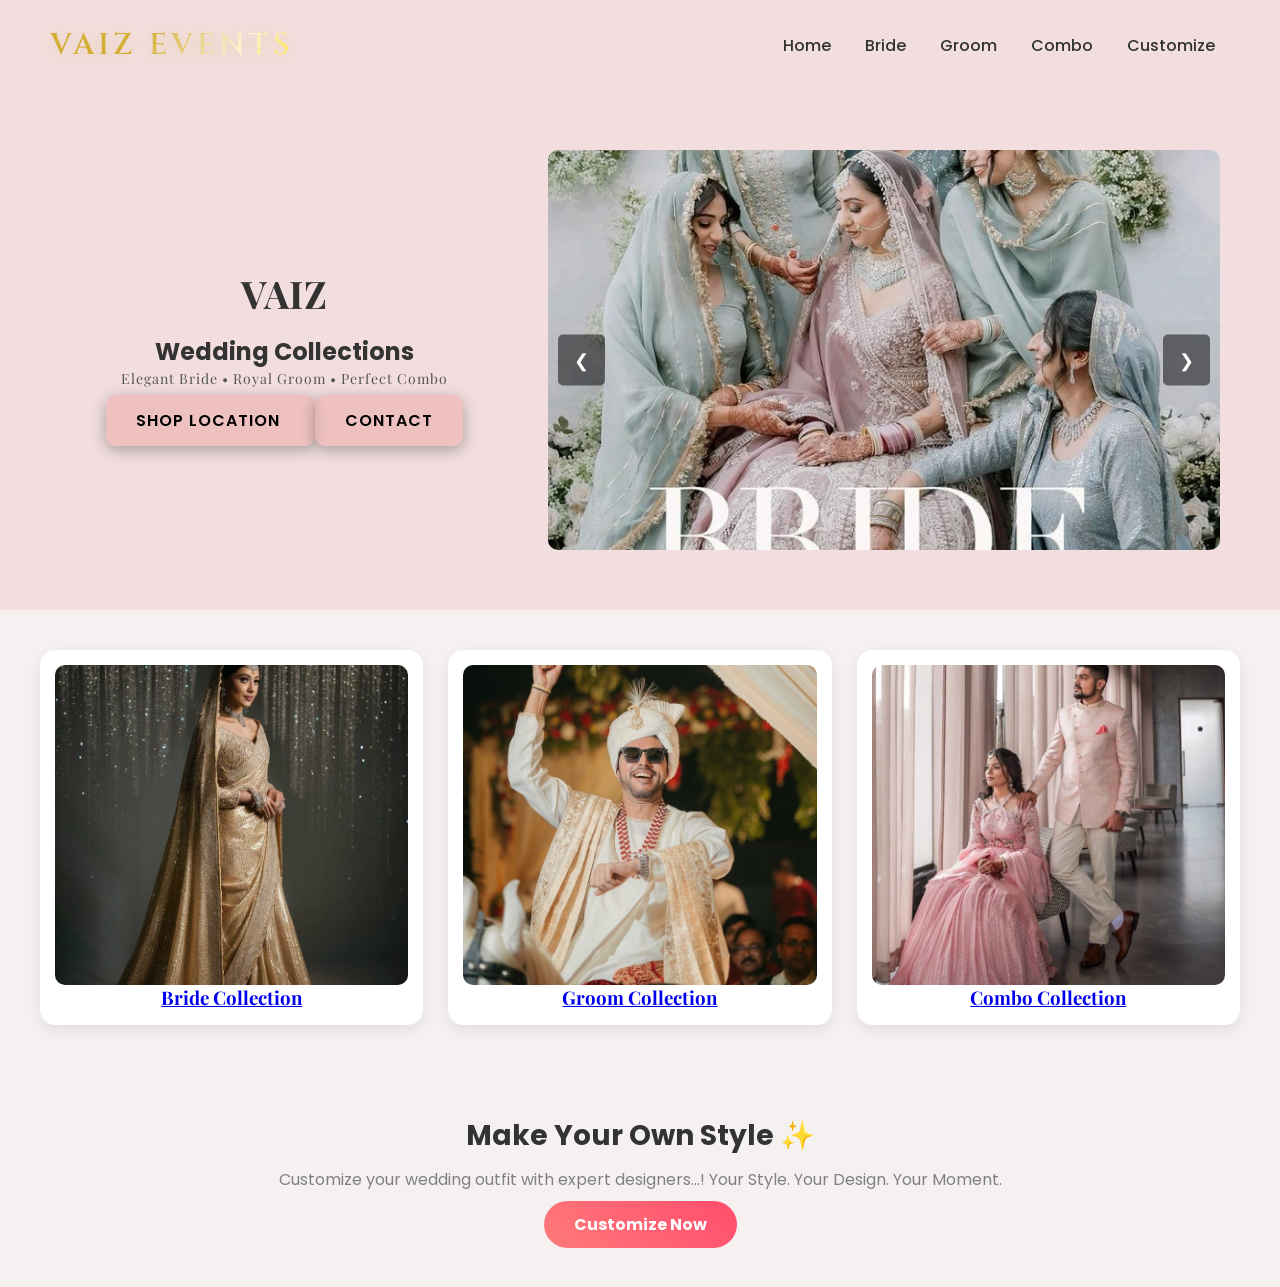
<file: index.html>
<!DOCTYPE html>
<html>
<head>
<title>VAIZ EVENTS</title>

<link href="https://fonts.googleapis.com/css2?family=Playfair+Display:wght@500;600;700&family=Poppins:wght@300;400;500;600&display=swap" rel="stylesheet">

<link rel="stylesheet" href="css/style.css">
</head>

<body>

</div>

<!-- HEADER -->
<div class="header">
    <div class="logo">VAIZ EVENTS</div><br><br>
        
    <div class="nav">
        <a href="index.html">Home</a>
        <a href="bride.html">Bride</a>
        <a href="groom.html">Groom</a>
        <a href="combo.html">Combo</a>
        <a href="customize.html" class="custom-nav">Customize</a>
    </div>
</div>

<!-- HERO -->
<div class="hero">

    <div class="hero-text">
        <h1>VAIZ</h1>
        <h2>Wedding Collections</h2>

        <p class="hero-tag">
            Elegant Bride • Royal Groom • Perfect Combo
        </p>


        <a href="https://www.google.com/maps?q=Chennai,Tamil+Nadu" 
           target="_blank" 
           class="shop-btn">
             SHOP LOCATION 
         </a>

        <a href="tel:+919876543210" 
           class="shop-btn">
              CONTACT
        </a>


    </div>

    <div class="slider">
        <div class="slides">
            <img src="images/slide1.jpg">
            <img src="images/slide2.jpg">
            <img src="images/slide3.jpg">
            <img src="images/slide4.jpg">
        </div>

        <button class="prev">❮</button>
        <button class="next">❯</button>
    </div>

</div>

<!-- COLLECTIONS -->
<div class="products">

    <a href="bride.html" class="product">
        <img src="images/bride.jpg">
        <h3>Bride Collection</h3>
    </a>

    <a href="groom.html" class="product">
        <img src="images/groom.jpg">
        <h3>Groom Collection</h3>
    </a>

    <a href="combo.html" class="product">
        <img src="images/combo.jpg">
        <h3>Combo Collection</h3>
    </a>

</div>

<!-- CUSTOMIZE SECTION 🔥 -->
<div class="customize-section">

    <h2>Make Your Own Style ✨</h2>
    <p>Customize your wedding outfit with expert designers...!
             Your Style. Your Design. Your Moment.
    </p>

    <a href="customize.html" class="customize-btn">
        Customize Now
    </a>

</div>

<script src="js/script.js"></script>


</div>

</body>
</html>
</file>
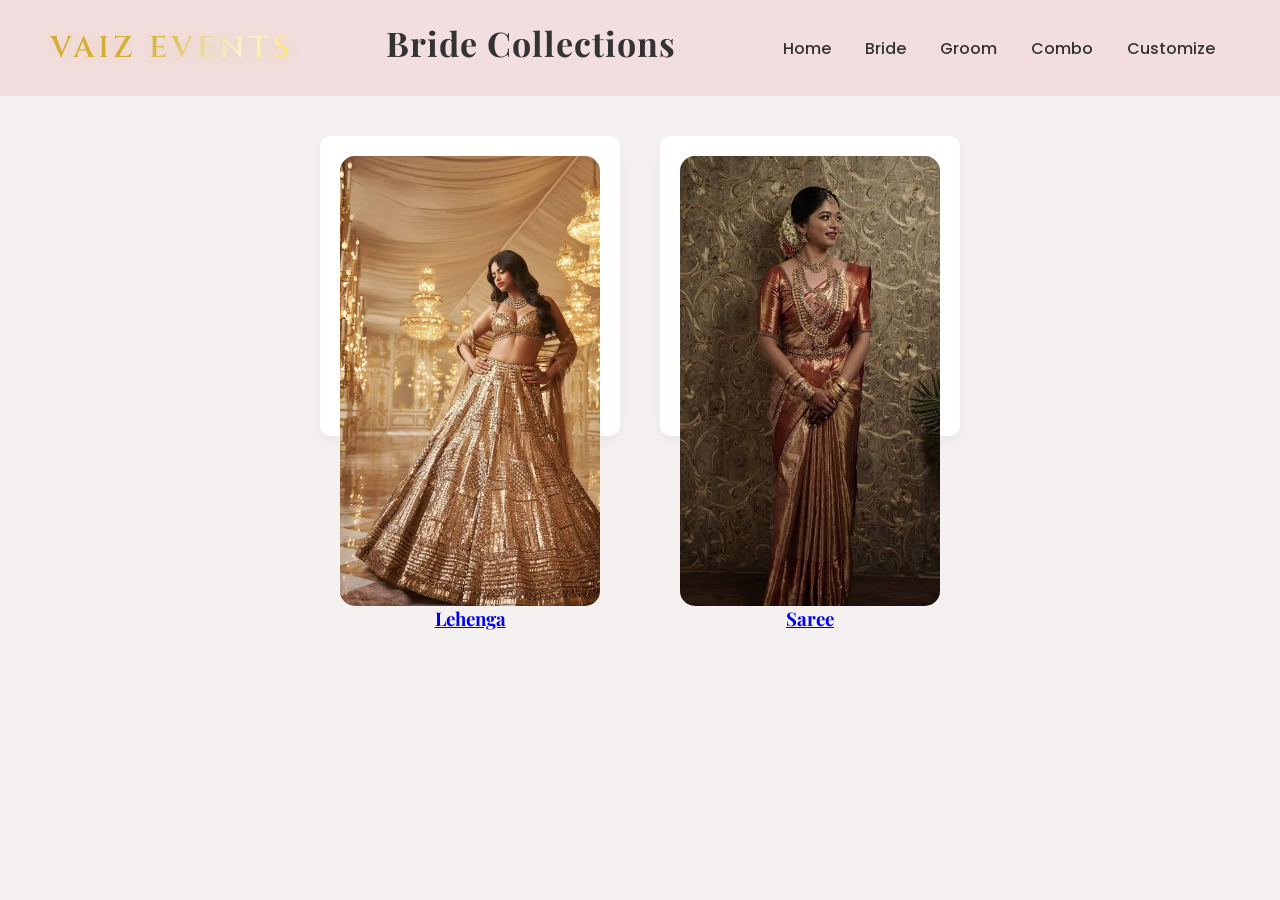
<file: bride.html>
<!DOCTYPE html>
<html>
<head>
<link href="https://fonts.googleapis.com/css2?family=Playfair+Display:wght@500;600;700&family=Poppins:wght@300;400;500;600&display=swap" rel="stylesheet">
<link rel="stylesheet" href="css/style.css">
</head>
<body>

<!-- HEADER -->
<div class="header">
    <div class="logo">VAIZ EVENTS</div>
       <h1>Bride Collections</h1>
    <div class="nav">
        <a href="index.html">Home</a>
        <a href="bride.html">Bride</a>
        <a href="groom.html">Groom</a>
        <a href="combo.html">Combo</a>
        <a href="customize.html" class="custom-nav">Customize</a>
    </div>
</div>

<div class="categories">

<a href="lehenga.html" class="category">
<img src="images/l3.jpg">
<h3>Lehenga</h3>
</a>

<a href="saree.html" class="category">
<img src="images/s1.jpg">
<h3>Saree</h3>
</a>

</div>

</div>

</body>
</html>
</file>
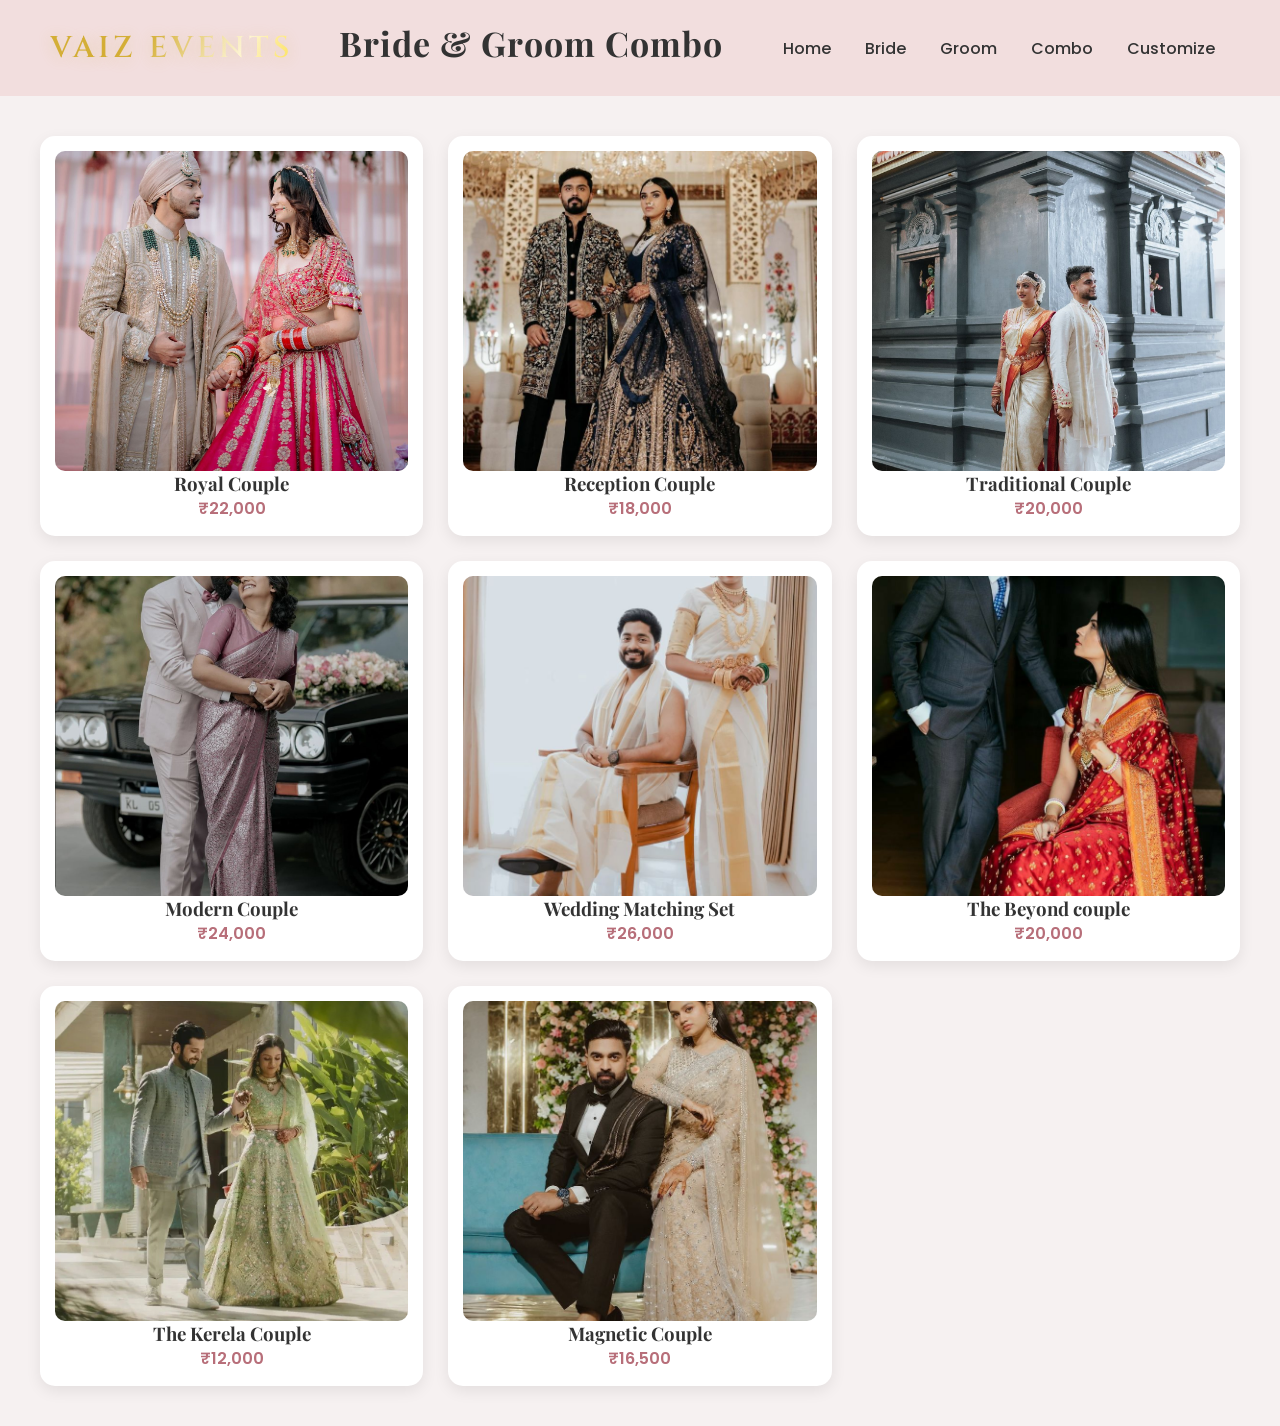
<file: combo.html>
<!DOCTYPE html>
<html>
<head>
<title>Combo Collection</title>

<link href="https://fonts.googleapis.com/css2?family=Playfair+Display:wght@500;600;700&family=Poppins:wght@300;400;500;600&display=swap" rel="stylesheet">

<link rel="stylesheet" href="css/style.css">
</head>

<body>

<!-- HEADER -->
<div class="header">
    <div class="logo">VAIZ EVENTS</div>
    <h1 class="page-title">Bride & Groom Combo</h1>
    <div class="nav">
        <a href="index.html">Home</a>
        <a href="bride.html">Bride</a>
        <a href="groom.html">Groom</a>
        <a href="combo.html">Combo</a>
        <a href="customize.html" class="custom-nav">Customize</a>
    </div>
</div>

<div class="products">

<div class="product" onclick="openProduct('Royal Couple Set',22000,'images/c1.jpg')">
<img src="images/c4.jpg">
<h3>Royal Couple</h3>
<p class="price">₹22,000</p>
</div>

<div class="product" onclick="openProduct('Reception Couple',18000,'images/c2.jpg')">
<img src="images/c1.jpg">
<h3>Reception Couple</h3>
<p class="price">₹18,000</p>
</div>

<div class="product" onclick="openProduct('Traditional Couple',20000,'images/c3.jpg')">
<img src="images/c7.jpg">
<h3>Traditional Couple</h3>
<p class="price">₹20,000</p>
</div>

<div class="product" onclick="openProduct('Modern Couple',24000,'images/c4.jpg')">
<img src="images/c6.jpg">
<h3>Modern Couple</h3>
<p class="price">₹24,000</p>
</div>

<div class="product" onclick="openProduct('Wedding Matching Set',26000,'images/c5.jpg')">
<img src="images/c8.jpg">
<h3>Wedding Matching Set</h3>
<p class="price">₹26,000</p>
</div>

<div class="product" onclick="openProduct('Wedding Matching Set',26000,'images/c5.jpg')">
<img src="images/c3.jpg">
<h3> The Beyond couple</h3>
<p class="price">₹20,000</p>
</div>

<div class="product" onclick="openProduct('Wedding Matching Set',26000,'images/c5.jpg')">
<img src="images/c2.jpg">
<h3>The Kerela Couple</h3>
<p class="price">₹12,000</p>
</div>

<div class="product" onclick="openProduct('Wedding Matching Set',26000,'images/c5.jpg')">
<img src="images/c5.jpg">
<h3>Magnetic Couple</h3>
<p class="price">₹16,500</p>
</div>

</div>

<script src="js/script.js"></script>

</div>

</body>
</html>
</file>
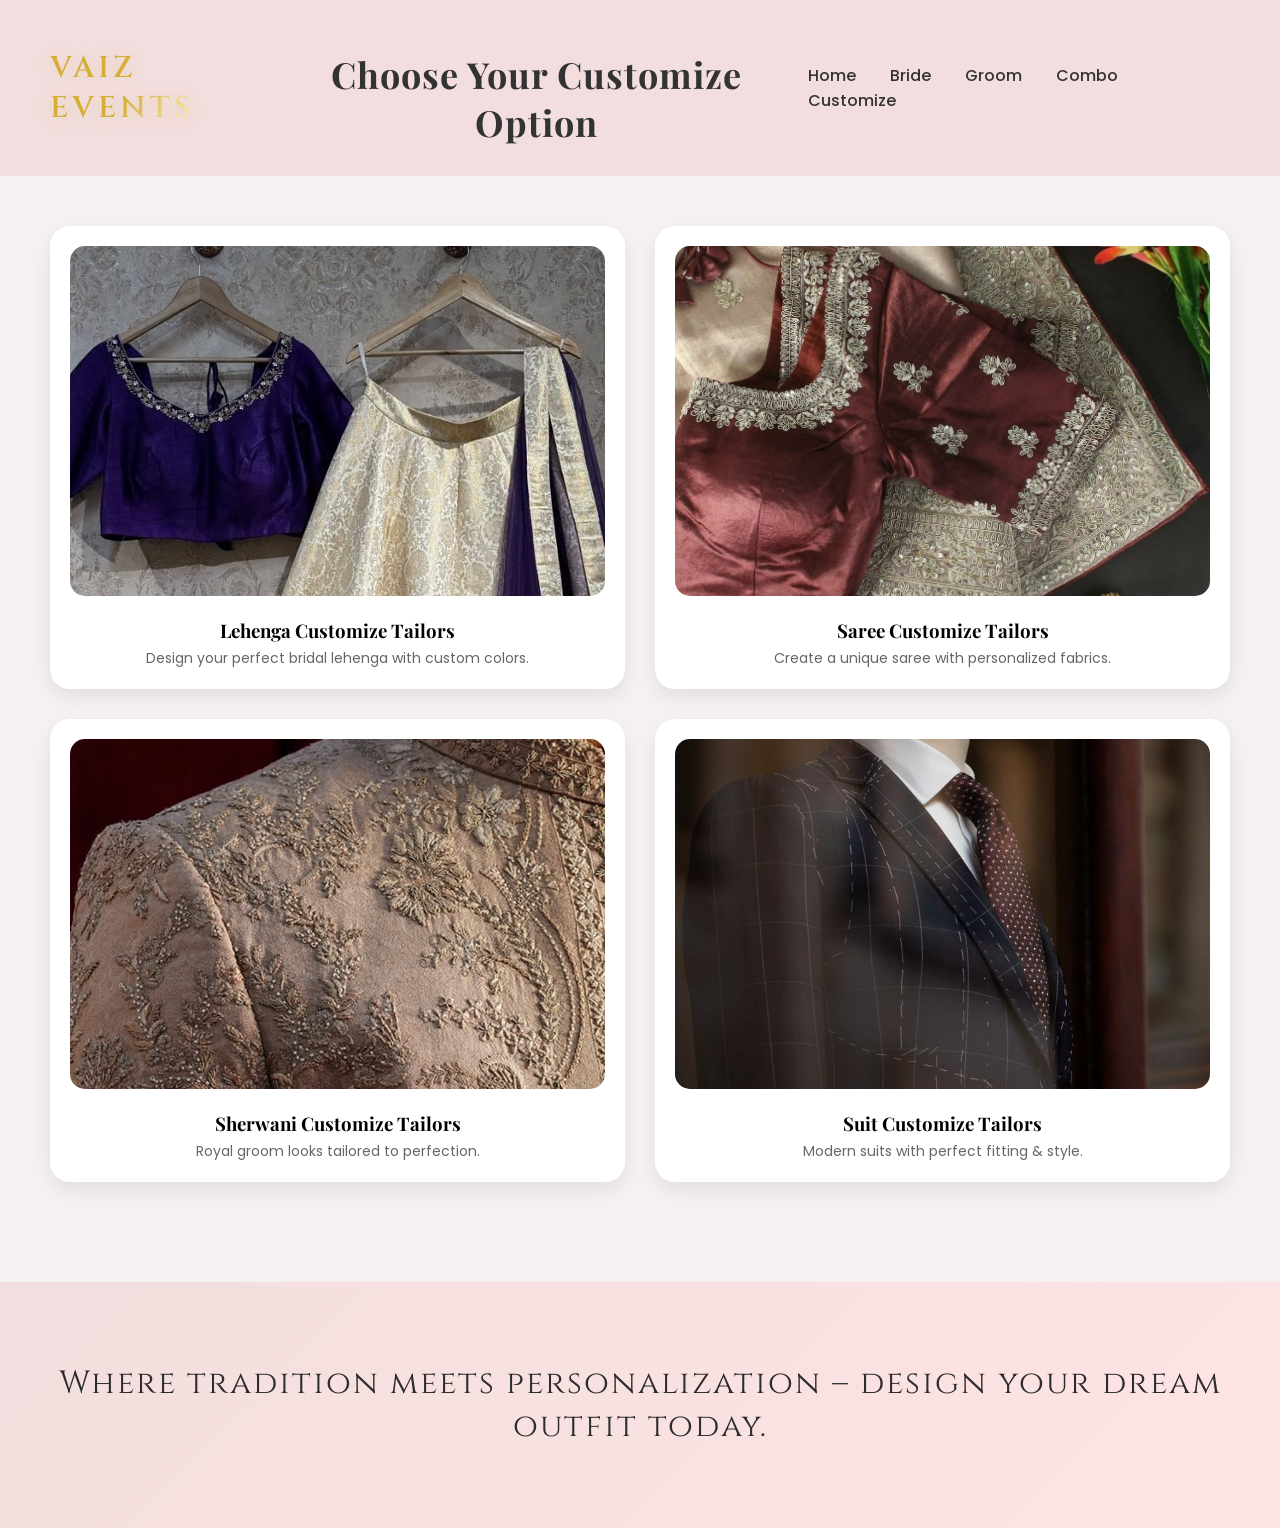
<file: customize.html>
<!DOCTYPE html>
<html>
<head>
<title>Customize</title>

<link href="https://fonts.googleapis.com/css2?family=Playfair+Display:wght@500;600;700&family=Poppins:wght@300;400;500;600&family=Cinzel:wght@500;600&display=swap" rel="stylesheet">

<link rel="stylesheet" href="css/style.css">
</head>

<body>

<!-- HEADER -->
<div class="header">
    <div class="logo">VAIZ EVENTS</div>
    <h1 class="title">Choose Your Customize Option</h1>
    <div class="nav">
        <a href="index.html">Home</a>
        <a href="bride.html">Bride</a>
        <a href="groom.html">Groom</a>
        <a href="combo.html">Combo</a>
        <a href="customize.html" class="custom-nav">Customize</a>
    </div>
</div>


<!-- OPTIONS -->
<div class="custom-options">

<a href="lehenga-tailor.html" class="option-card">
<img src="images/l&b.jpg">
<h3>Lehenga Customize Tailors</h3>
<p>Design your perfect bridal lehenga with custom colors.</p>
</a>

<a href="saree-tailor.html" class="option-card">
<img src="images/s&b.jpg">
<h3>Saree Customize Tailors</h3>
<p>Create a unique saree with personalized fabrics.</p>
</a>

<a href="sherwani-tailor.html" class="option-card">
<img src="images/s&.jpg">
<h3>Sherwani Customize Tailors</h3>
<p>Royal groom looks tailored to perfection.</p>
</a>

<a href="suit-tailor.html" class="option-card">
<img src="images/si&.jpg">
<h3>Suit Customize Tailors</h3>
<p>Modern suits with perfect fitting & style.</p>
</a>

</div>

<!-- FULL TEXT -->
<div class="custom-full-text">
Where tradition meets personalization – design your dream outfit today.
</div>

</body>
</html>
</file>
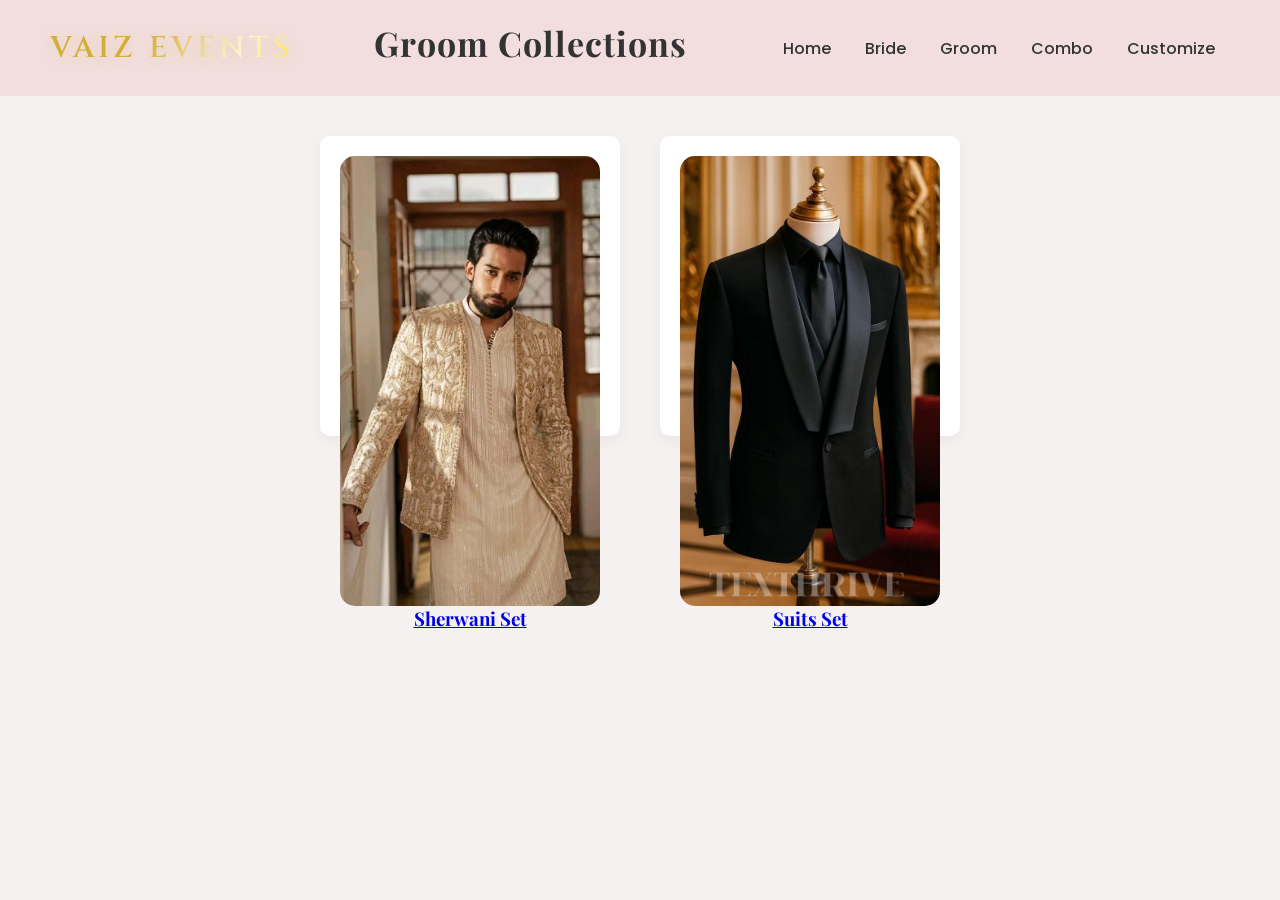
<file: groom.html>
<!DOCTYPE html>
<html>
<head>
<title>Groom</title>

<link href="https://fonts.googleapis.com/css2?family=Playfair+Display:wght@500;600;700&family=Poppins:wght@300;400;500;600&display=swap" rel="stylesheet">

<link rel="stylesheet" href="css/style.css">
</head>
<body>

<!-- HEADER -->
<div class="header">
    <div class="logo">VAIZ EVENTS</div>
    <h1 class="page-title">  Groom Collections </h1>
    <div class="nav">
        <a href="index.html">Home</a>
        <a href="bride.html">Bride</a>
        <a href="groom.html">Groom</a>
        <a href="combo.html">Combo</a>
        <a href="customize.html" class="custom-nav">Customize</a>
    </div>
</div>

<div class="categories">

<a href="sherwani.html" class="category">
<img src="images/sh1.jpg">
<h3>Sherwani Set</h3>
</a>

<a href="suits.html" class="category">
<img src="images/suit1.jpg">
<h3>Suits Set</h3>
</a>

</div>

</div>

</body>
</html>
</file>
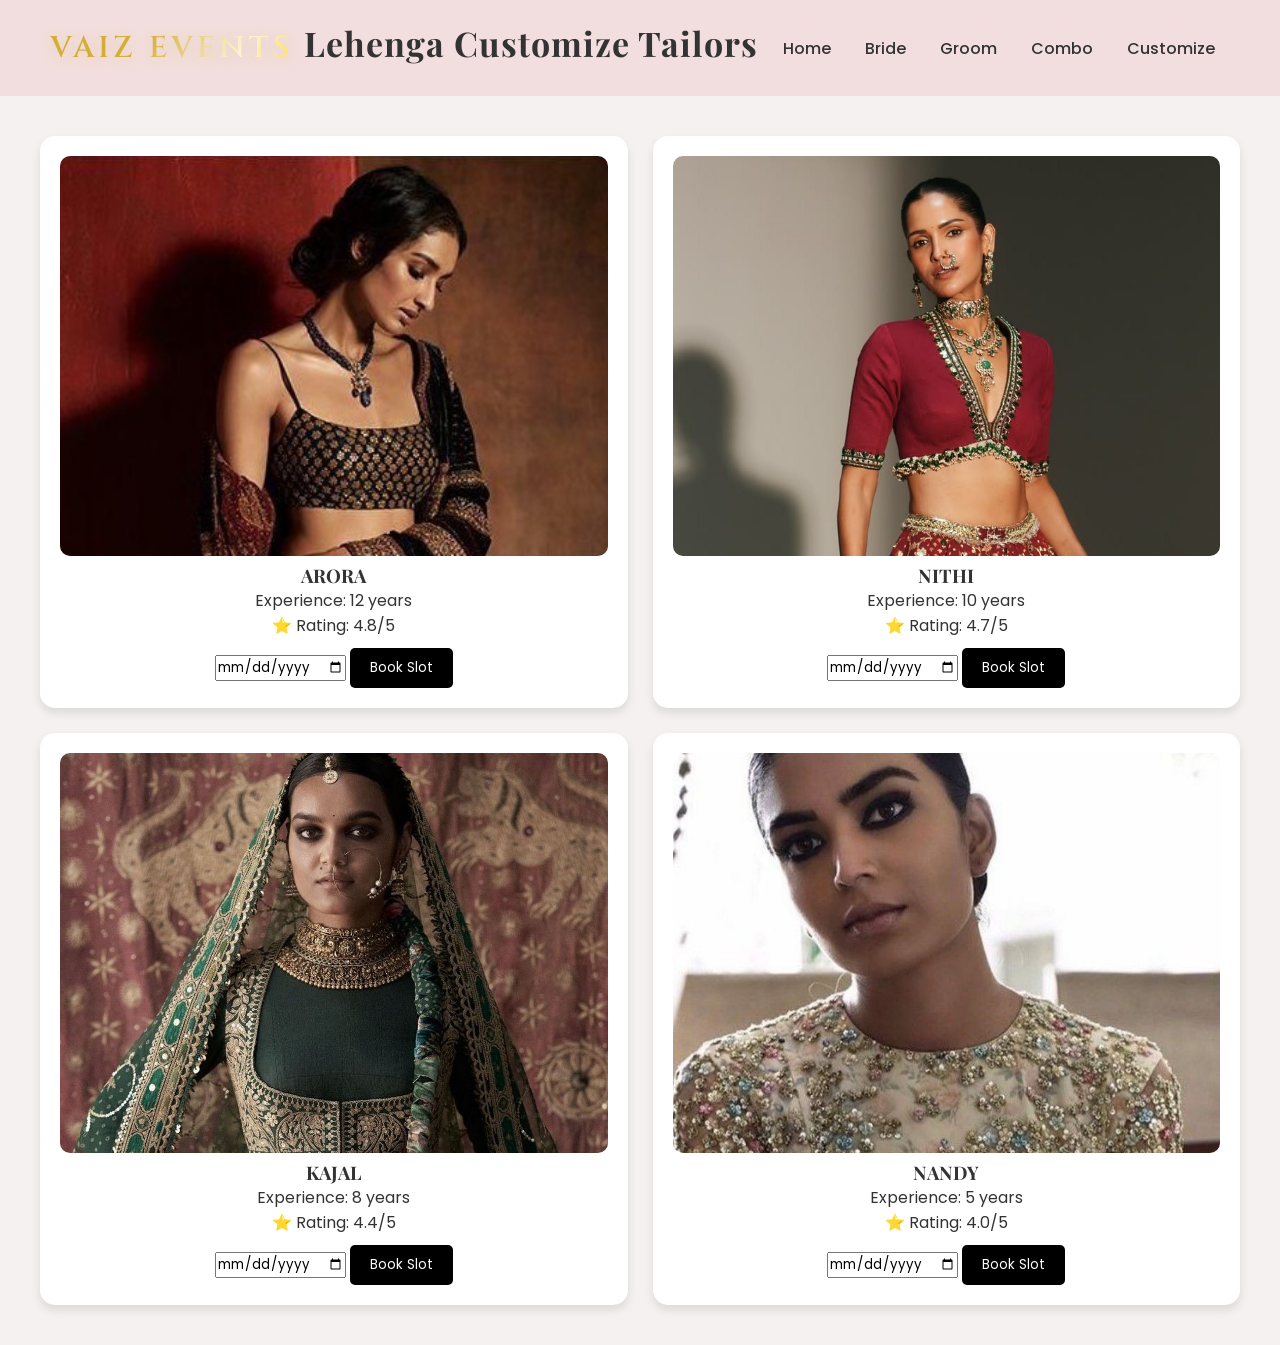
<file: lehenga-tailor.html>
<!DOCTYPE html>
<html>
<head>
<title>Lehenga Tailors</title>
<link rel="stylesheet" href="css/style.css">
</head>

<body>

<!-- HEADER -->
<div class="header">
    <div class="logo">VAIZ EVENTS</div>
    <h1>Lehenga Customize Tailors</h1>
    <div class="nav">
        <a href="index.html">Home</a>
        <a href="bride.html">Bride</a>
        <a href="groom.html">Groom</a>
        <a href="combo.html">Combo</a>
        <a href="customize.html" class="custom-nav">Customize</a>
    </div>
</div>
<div class="tailor-container">

<div class="tailor-card">
<img src="images/t1.jpg">
<h3>ARORA</h3>
<p>Experience: 12 years</p>
<p>⭐ Rating: 4.8/5</p>
<input type="date">
<button>Book Slot</button>
</div>

<div class="tailor-card">
<img src="images/t2.jpg">
<h3>NITHI</h3>
<p>Experience: 10 years</p>
<p>⭐ Rating: 4.7/5</p>
<input type="date">
<button>Book Slot</button>
</div>

<div class="tailor-card">
<img src="images/t3.jpg">
<h3>KAJAL</h3>
<p>Experience: 8 years</p>
<p>⭐ Rating: 4.4/5</p>
<input type="date">
<button>Book Slot</button>
</div>

<div class="tailor-card">
<img src="images/t4.jpg">
<h3>NANDY</h3>
<p>Experience: 5 years</p>
<p>⭐ Rating: 4.0/5</p>
<input type="date">
<button>Book Slot</button>
</div>

</div>

</div>

</body>
</html>
</file>
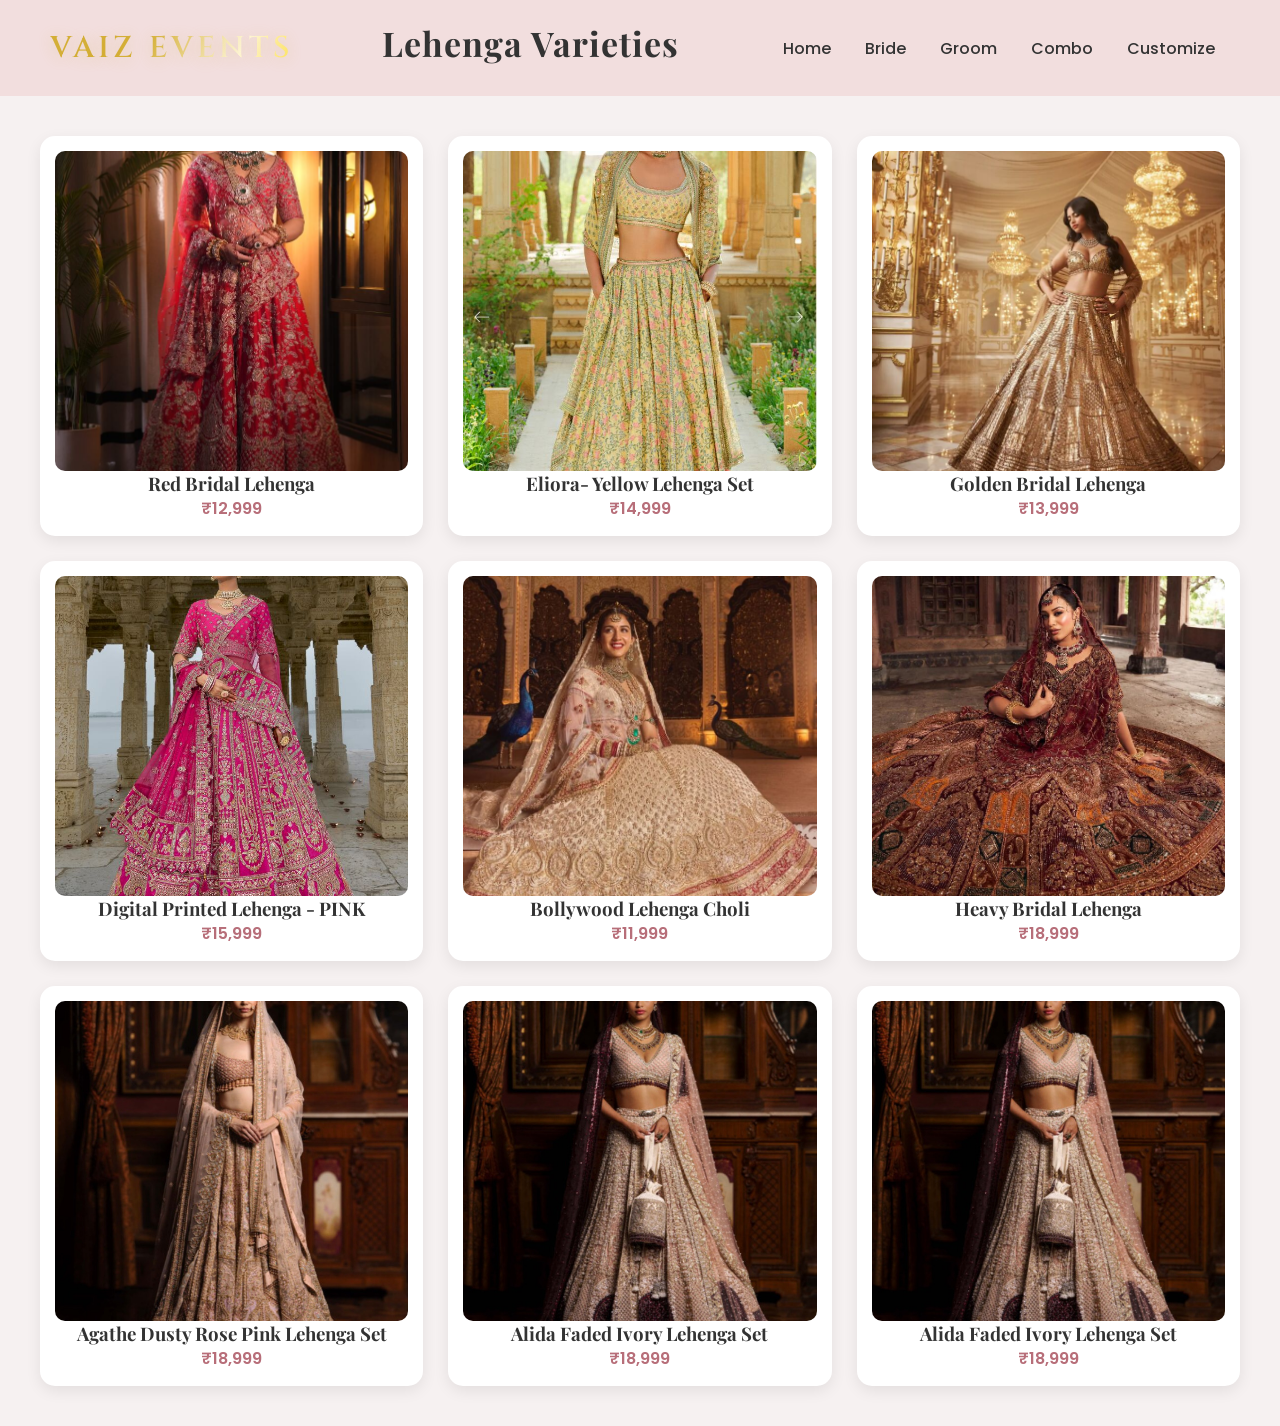
<file: lehenga.html>
<!DOCTYPE html>
<html>
<head>
<title>Lehenga</title>
<link href="https://fonts.googleapis.com/css2?family=Playfair+Display:wght@500;600;700&family=Poppins:wght@300;400;500;600&display=swap" rel="stylesheet">
<link rel="stylesheet" href="css/style.css">
</head>
<body>
<!-- HEADER -->
<div class="header">
    <div class="logo">VAIZ EVENTS</div>
    <h1 class="page-title">Lehenga Varieties</h1>
    <div class="nav">
        <a href="index.html">Home</a>
        <a href="bride.html">Bride</a>
        <a href="groom.html">Groom</a>
        <a href="combo.html">Combo</a>
        <a href="customize.html" class="custom-nav">Customize</a>
    </div>
</div>

<div class="products">

<div class="product">
<img src="images/l1.jpg">
<h3>Red Bridal Lehenga</h3>
<p class="price">₹12,999</p>
</div>

<div class="product">
<img src="images/l2.jpg">
<h3>Eliora- Yellow Lehenga Set </h3>
<p class="price">₹14,999</p>
</div>

<div class="product">
<img src="images/l3.jpg">
<h3>Golden Bridal Lehenga</h3>
<p class="price">₹13,999</p>
</div>

<div class="product">
<img src="images/l4.jpg">
<h3>Digital Printed Lehenga - PINK</h3>
<p class="price">₹15,999</p>
</div>

<div class="product">
<img src="images/l5.jpg">
<h3>Bollywood Lehenga Choli</h3>
<p class="price">₹11,999</p>
</div>

<div class="product">
<img src="images/l6.jpg">
<h3>Heavy Bridal Lehenga</h3>
<p class="price">₹18,999</p>
</div>

<div class="product">
<img src="images/l7.jpg">
<h3>Agathe Dusty Rose Pink Lehenga Set</h3>
<p class="price">₹18,999</p>
</div>

<div class="product">
<img src="images/l8.jpg">
<h3>Alida Faded Ivory Lehenga Set</h3>
<p class="price">₹18,999</p>
</div>
 
<div class="product">
<img src="images/l8.jpg">
<h3>Alida Faded Ivory Lehenga Set</h3>
<p class="price">₹18,999</p>
</div>

</div>

</div>

<script src="js/script.js"></script>
</body>
</html>
</file>
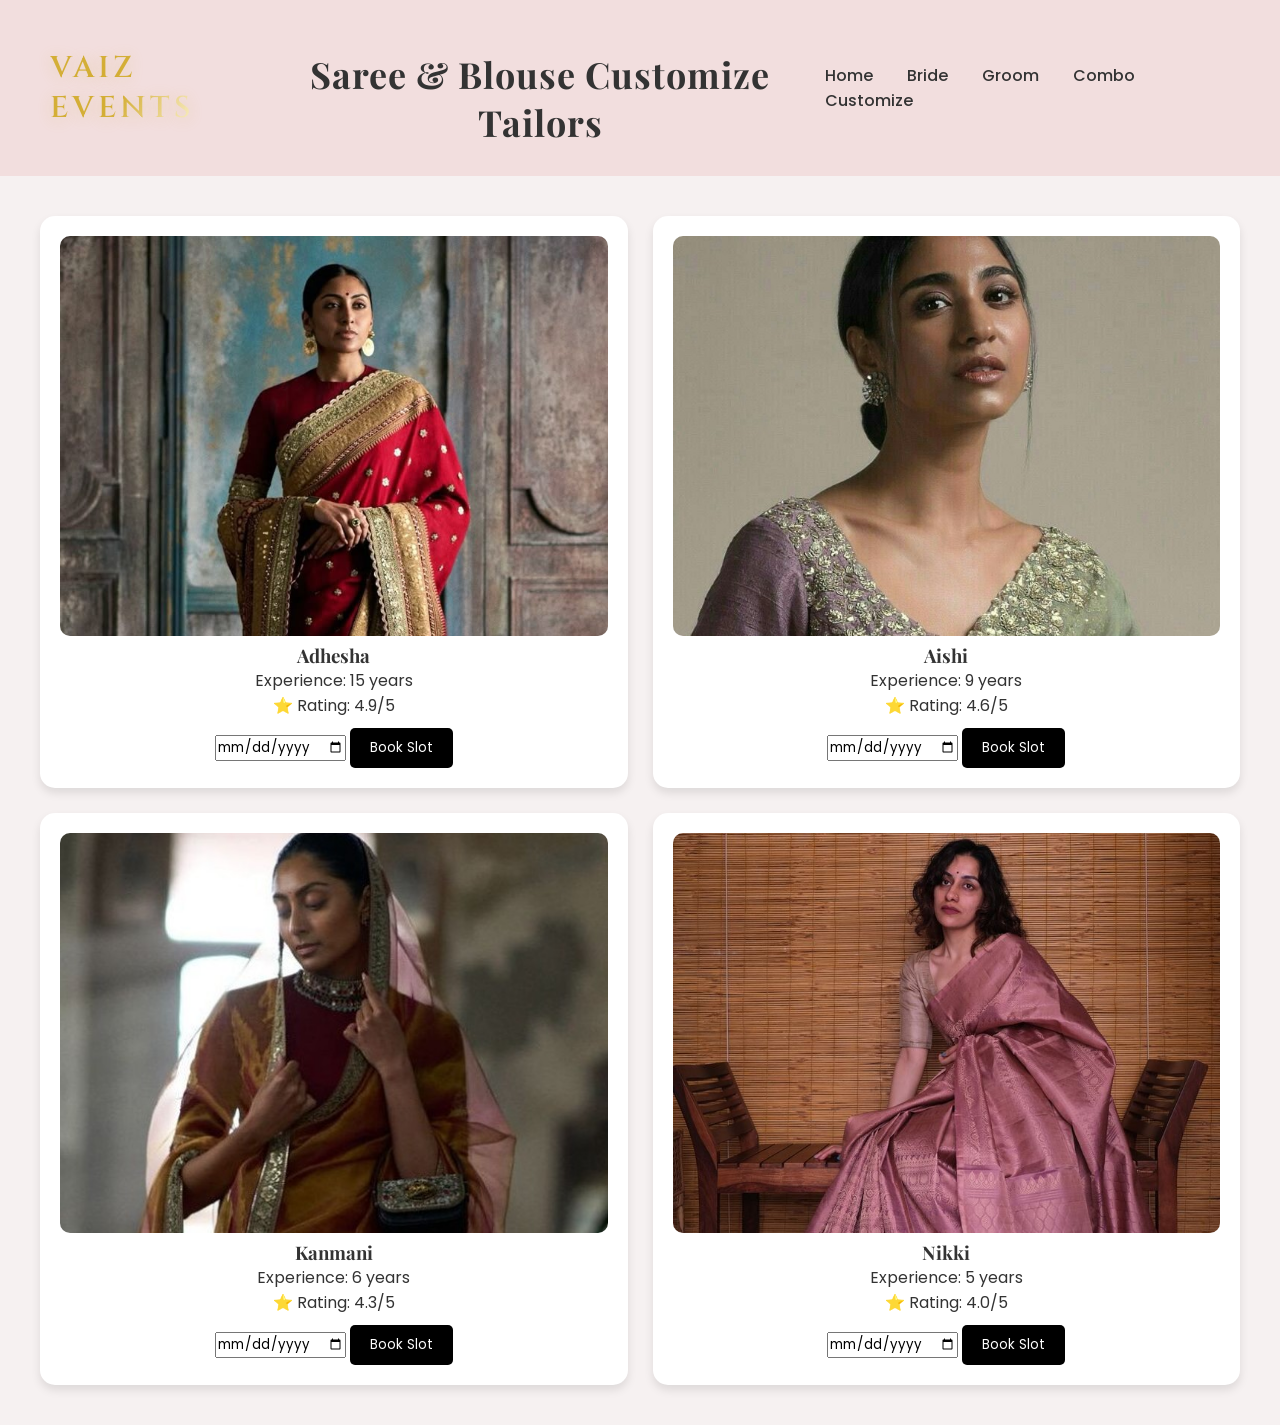
<file: saree-tailor.html>
<!DOCTYPE html>
<html>
<head>
<title>Saree Tailors</title>
<link rel="stylesheet" href="css/style.css">
</head>

<body>
    
<!-- HEADER -->
<div class="header">
    <div class="logo">VAIZ EVENTS</div>
    <h1 class="title">Saree & Blouse Customize Tailors</h1>
    <div class="nav">
        <a href="index.html">Home</a>
        <a href="bride.html">Bride</a>
        <a href="groom.html">Groom</a>
        <a href="combo.html">Combo</a>
        <a href="customize.html" class="custom-nav">Customize</a>
    </div>
</div>


<div class="tailor-container">

<div class="tailor-card">
<img src="images/st1.jpg">
<h3>Adhesha</h3>
<p>Experience: 15 years</p>
<p>⭐ Rating: 4.9/5</p>
<input type="date">
<button>Book Slot</button>
</div>

<div class="tailor-card">
<img src="images/st2.jpg">
<h3>Aishi</h3>
<p>Experience: 9 years</p>
<p>⭐ Rating: 4.6/5</p>
<input type="date">
<button>Book Slot</button>
</div>

<div class="tailor-card">
<img src="images/st3.jpg">
<h3>Kanmani</h3>
<p>Experience: 6 years</p>
<p>⭐ Rating: 4.3/5</p>
<input type="date">
<button>Book Slot</button>
</div>

<div class="tailor-card">
<img src="images/st4.jpg">
<h3>Nikki</h3>
<p>Experience: 5 years</p>
<p>⭐ Rating: 4.0/5</p>
<input type="date">
<button>Book Slot</button>
</div>

</div>

</div>

</body>
</html>
</file>
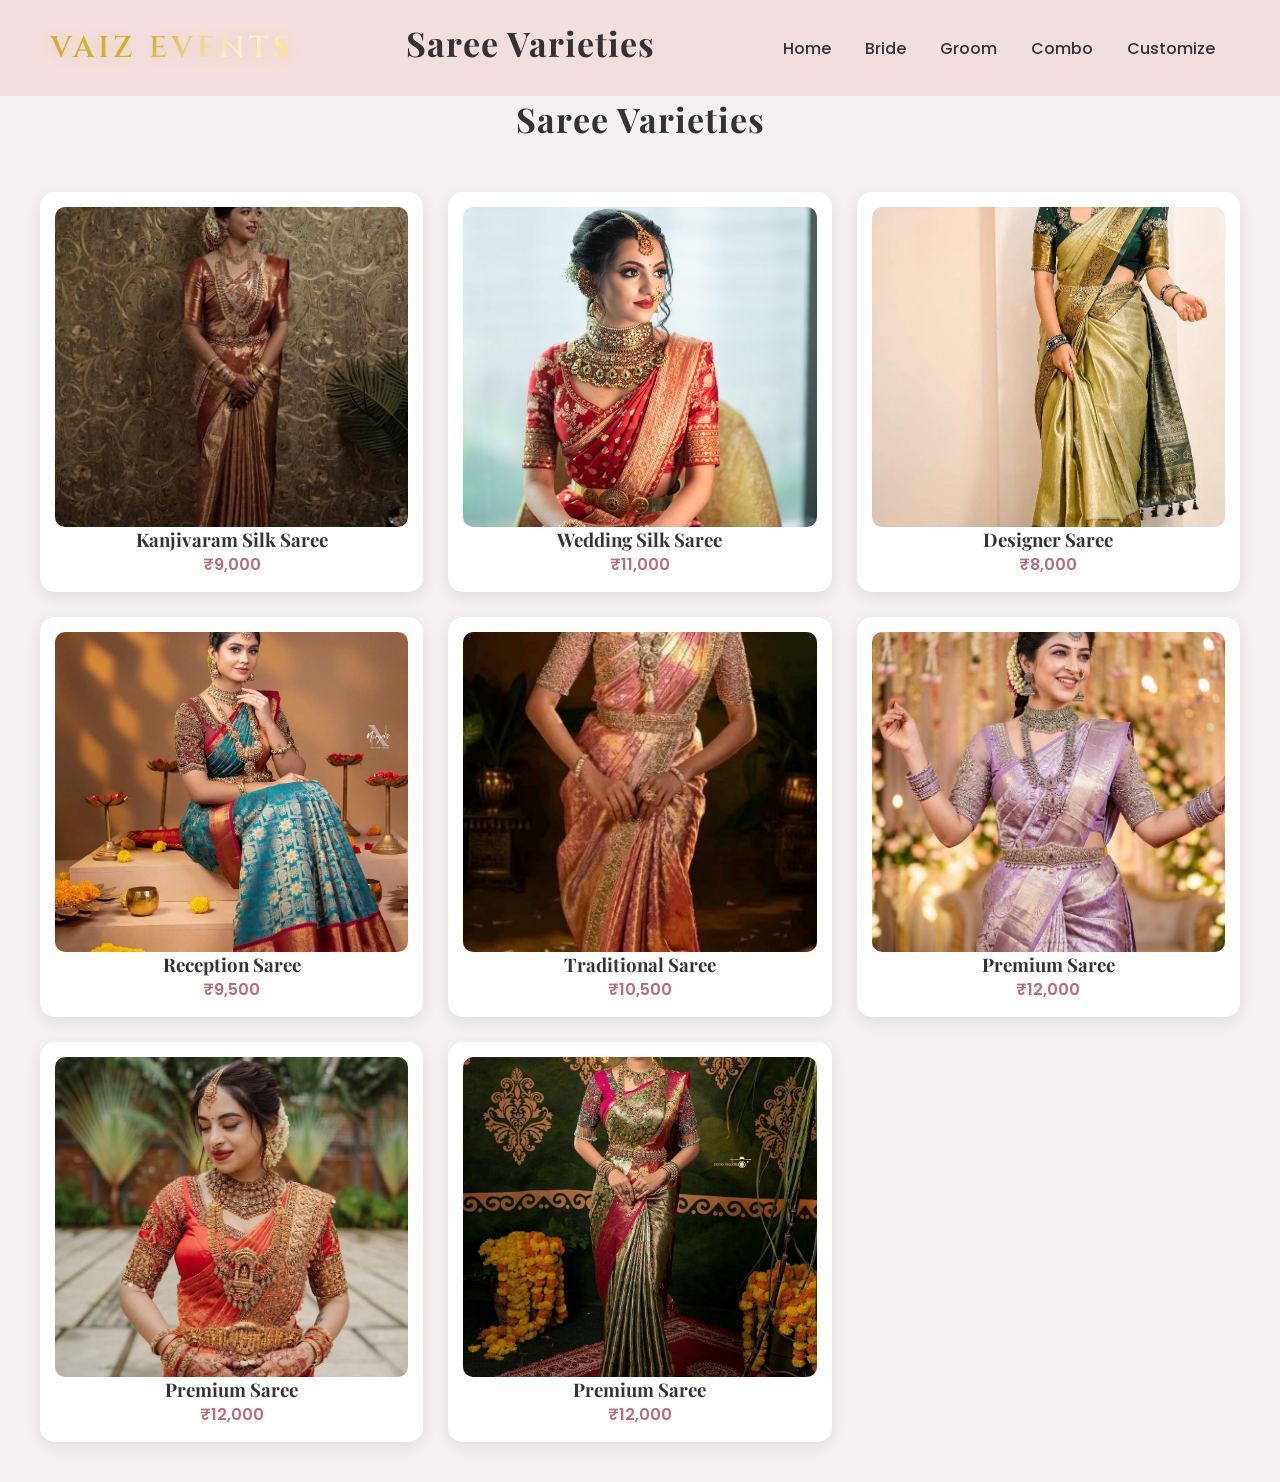
<file: saree.html>
<!DOCTYPE html>
<html>
<head>
<title>Saree</title>

<link href="https://fonts.googleapis.com/css2?family=Playfair+Display:wght@500;600;700&family=Poppins:wght@300;400;500;600&display=swap" rel="stylesheet">

<link rel="stylesheet" href="css/style.css">
</head>
<body>
<!-- HEADER -->
<div class="header">
    <div class="logo">VAIZ EVENTS</div>
    <h1 class="page-title">Saree Varieties</h1>
    <div class="nav">
        <a href="index.html">Home</a>
        <a href="bride.html">Bride</a>
        <a href="groom.html">Groom</a>
        <a href="combo.html">Combo</a>
        <a href="customize.html" class="custom-nav">Customize</a>
    </div>
</div>
<h1 class="page-title">Saree Varieties</h1>

<div class="products">

<div class="product" onclick="openProduct('Kanjivaram Silk Saree',9000,'images/s1.jpg')">
<img src="images/s1.jpg">
<h3>Kanjivaram Silk Saree</h3>
<p class="price">₹9,000</p>
</div>

<div class="product" onclick="openProduct('Wedding Silk Saree',11000,'images/s2.jpg')">
<img src="images/s2.jpg">
<h3>Wedding Silk Saree</h3>
<p class="price">₹11,000</p>
</div>

<div class="product" onclick="openProduct('Designer Saree',8000,'images/s3.jpg')">
<img src="images/s3.jpg">
<h3>Designer Saree</h3>
<p class="price">₹8,000</p>
</div>

<div class="product" onclick="openProduct('Reception Saree',9500,'images/s4.jpg')">
<img src="images/s4.jpg">
<h3>Reception Saree</h3>
<p class="price">₹9,500</p>
</div>

<div class="product" onclick="openProduct('Traditional Saree',10500,'images/s5.jpg')">
<img src="images/s5.jpg">
<h3>Traditional Saree</h3>
<p class="price">₹10,500</p>
</div>

<div class="product" onclick="openProduct('Premium Saree',12000,'images/s6.jpg')">
<img src="images/s8.jpg">
<h3>Premium Saree</h3>
<p class="price">₹12,000</p>
</div>

<div class="product" onclick="openProduct('Premium Saree',12000,'images/s6.jpg')">
<img src="images/s7.jpg">
<h3>Premium Saree</h3>
<p class="price">₹12,000</p>
</div>

<div class="product" onclick="openProduct('Premium Saree',12000,'images/s6.jpg')">
<img src="images/s6.jpg">
<h3>Premium Saree</h3>
<p class="price">₹12,000</p>
</div>


</div>

</div>

<script src="js/script.js"></script>
</body>
</html>
</file>
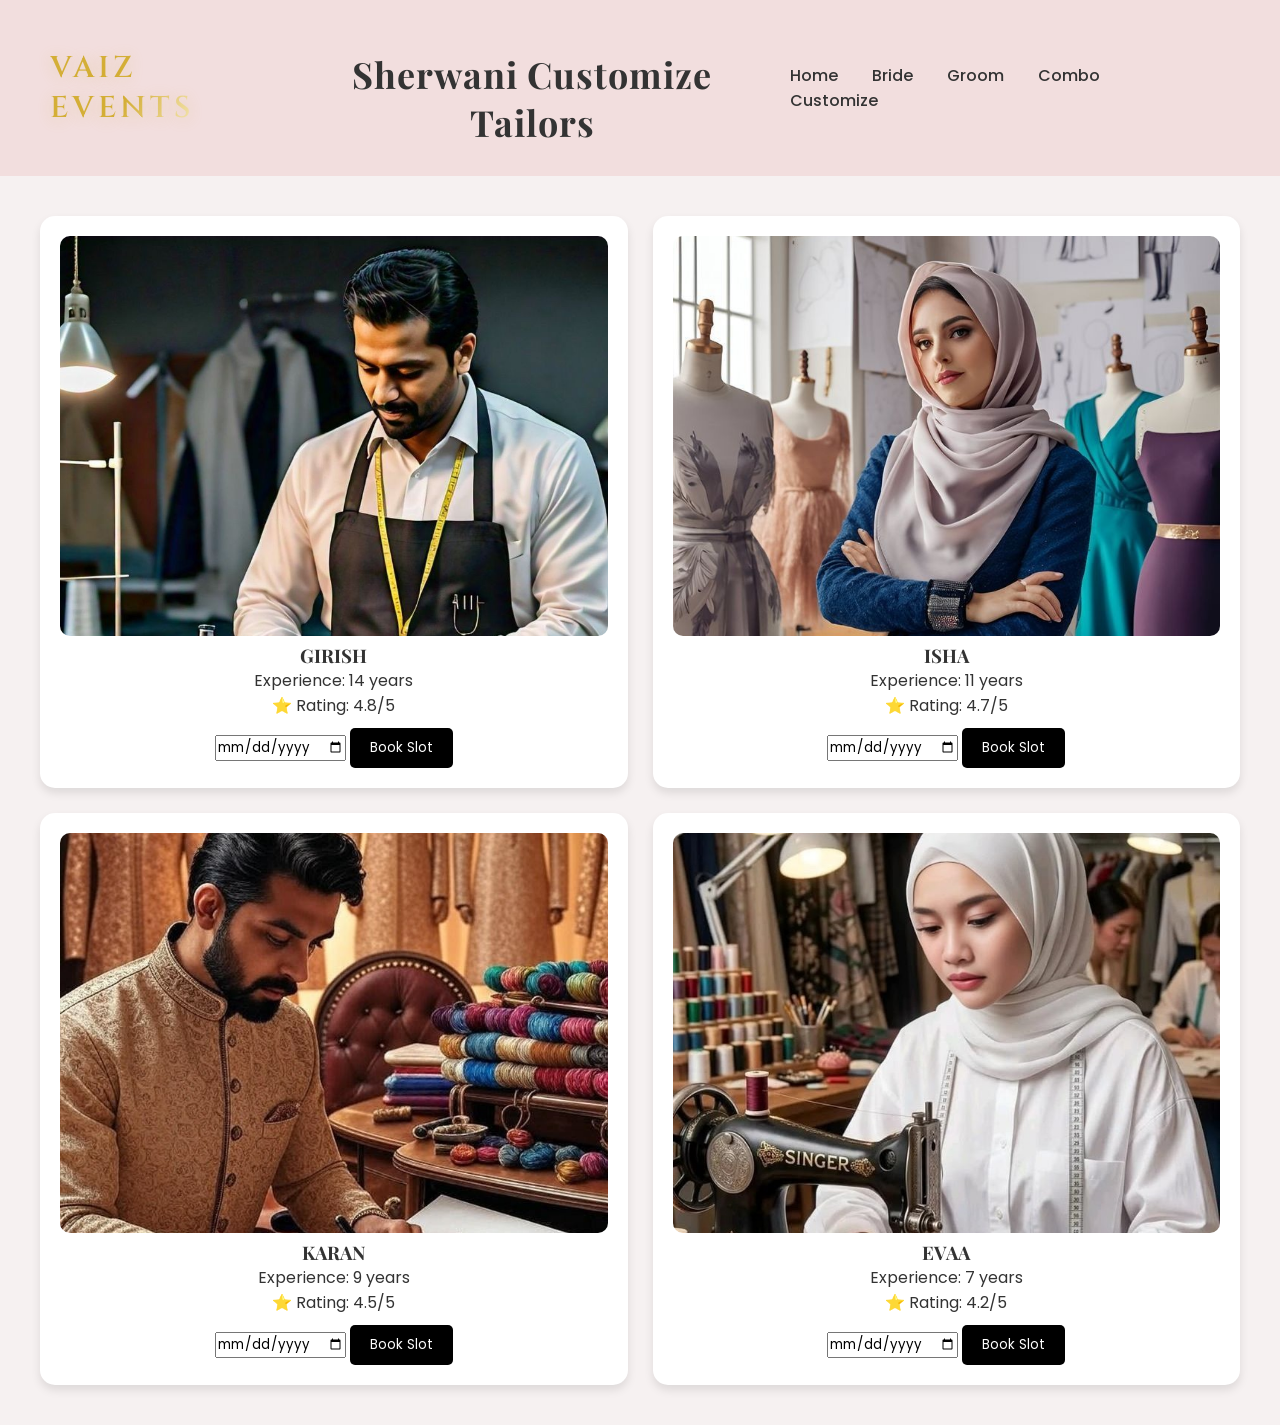
<file: sherwani-tailor.html>
<!DOCTYPE html>
<html>
<head>
<title>Sherwani Tailors</title>
<link rel="stylesheet" href="css/style.css">
</head>

<body>
<!-- HEADER -->
<div class="header">
    <div class="logo">VAIZ EVENTS</div>
    <h1 class="title">Sherwani Customize Tailors</h1>
    <div class="nav">
        <a href="index.html">Home</a>
        <a href="bride.html">Bride</a>
        <a href="groom.html">Groom</a>
        <a href="combo.html">Combo</a>
        <a href="customize.html" class="custom-nav">Customize</a>
    </div>
</div>

<div class="tailor-container">

<div class="tailor-card">
<img src="images/Ot1.jpg">
<h3>GIRISH</h3>
<p>Experience: 14 years</p>
<p>⭐ Rating: 4.8/5</p>
<input type="date">
<button>Book Slot</button>
</div>

<div class="tailor-card">
<img src="images/Ot2.jpg">
<h3>ISHA</h3>
<p>Experience: 11 years</p>
<p>⭐ Rating: 4.7/5</p>
<input type="date">
<button>Book Slot</button>
</div>

<div class="tailor-card">
<img src="images/Ot3.jpg">
<h3>KARAN</h3>
<p>Experience: 9 years</p>
<p>⭐ Rating: 4.5/5</p>
<input type="date">
<button>Book Slot</button>
</div>

<div class="tailor-card">
<img src="images/Ot4.jpg">
<h3>EVAA</h3>
<p>Experience: 7 years</p>
<p>⭐ Rating: 4.2/5</p>
<input type="date">
<button>Book Slot</button>
</div>

</div>

</div>

</body>
</html>
</file>
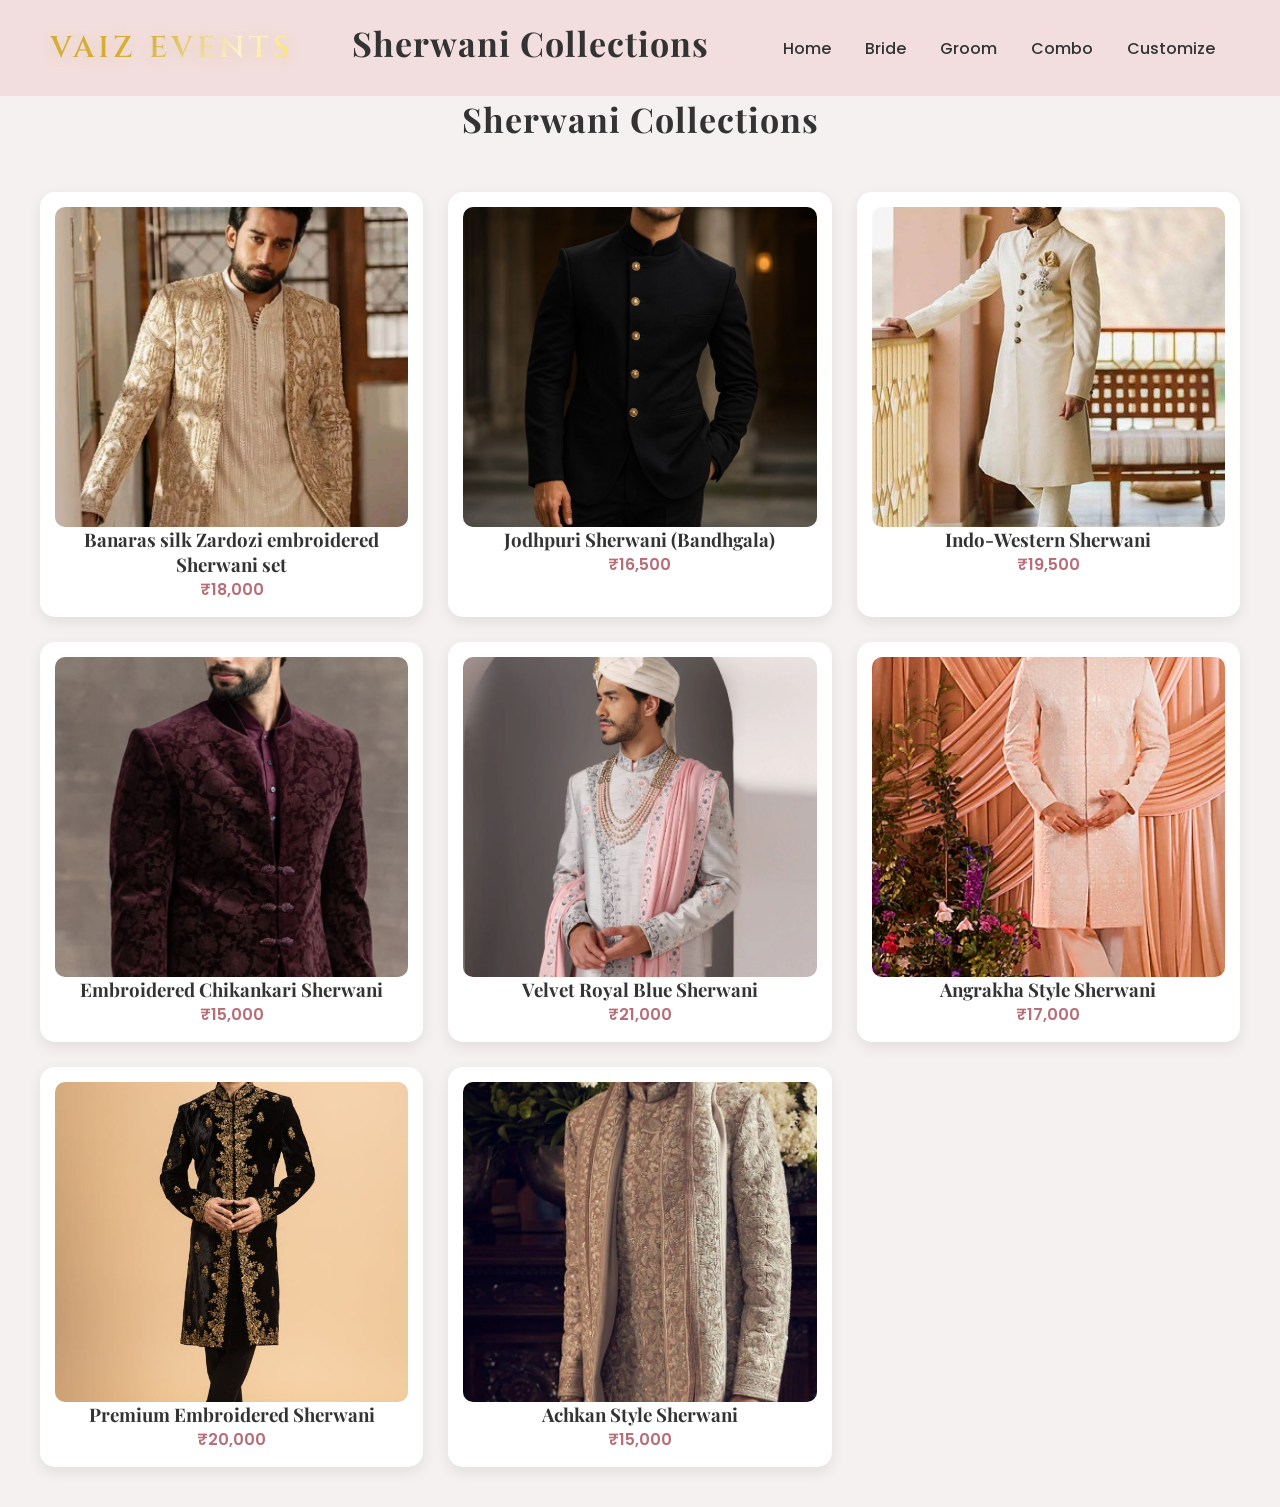
<file: sherwani.html>
<!DOCTYPE html>
<html>
<head>
<title>Sherwani</title>
<link href="https://fonts.googleapis.com/css2?family=Playfair+Display:wght@500;600;700&family=Poppins:wght@300;400;500;600&display=swap" rel="stylesheet">
<link rel="stylesheet" href="css/style.css">
</head>
<body>
<!-- HEADER -->
<div class="header">
    <div class="logo">VAIZ EVENTS</div>
    <h1 class="page-title">Sherwani Collections</h1>
    <div class="nav">
        <a href="index.html">Home</a>
        <a href="bride.html">Bride</a>
        <a href="groom.html">Groom</a>
        <a href="combo.html">Combo</a>
        <a href="customize.html" class="custom-nav">Customize</a>
    </div>
</div>
<h1 class="page-title">Sherwani Collections</h1>

<div class="products">

<div class="product" onclick="openProduct('Royal Sherwani',18000,'images/sh1.jpg')">
<img src="images/sh1.jpg">
<h3>Banaras silk Zardozi embroidered Sherwani set</h3>
<p class="price">₹18,000</p>
</div>

<div class="product" onclick="openProduct('Wedding Sherwani',16500,'images/sh2.jpg')">
<img src="images/sh2.jpg">
<h3>Jodhpuri Sherwani (Bandhgala)</h3>
<p class="price">₹16,500</p>
</div>

<div class="product" onclick="openProduct('Gold Sherwani',19500,'images/sh3.jpg')">
<img src="images/sh3.jpg">
<h3>Indo-Western Sherwani</h3>
<p class="price">₹19,500</p>
</div>

<div class="product" onclick="openProduct('Reception Sherwani',15000,'images/sh4.jpg')">
<img src="images/sh4.jpg">
<h3>Embroidered Chikankari Sherwani</h3>
<p class="price">₹15,000</p>
</div>

<div class="product" onclick="openProduct('Designer Sherwani',21000,'images/sh5.jpg')">
<img src="images/sh5.jpg">
<h3>Velvet Royal Blue Sherwani</h3>
<p class="price">₹21,000</p>
</div>

<div class="product" onclick="openProduct('Classic Sherwani',17000,'images/sh6.jpg')">
<img src="images/sh6.jpg">
<h3>Angrakha Style Sherwani</h3>
<p class="price">₹17,000</p>
</div>

<div class="product" onclick="openProduct('Classic Sherwani',17000,'images/sh6.jpg')">
<img src="images/sh7.jpg">
<h3> Premium Embroidered Sherwani</h3>
<p class="price">₹20,000</p>
</div>

<div class="product" onclick="openProduct('Classic Sherwani',17000,'images/sh6.jpg')">
<img src="images/sh8.jpg">
<h3>Achkan Style Sherwani</h3>
<p class="price">₹15,000</p>
</div>

</div>

</div>
</body>
</html>
</file>
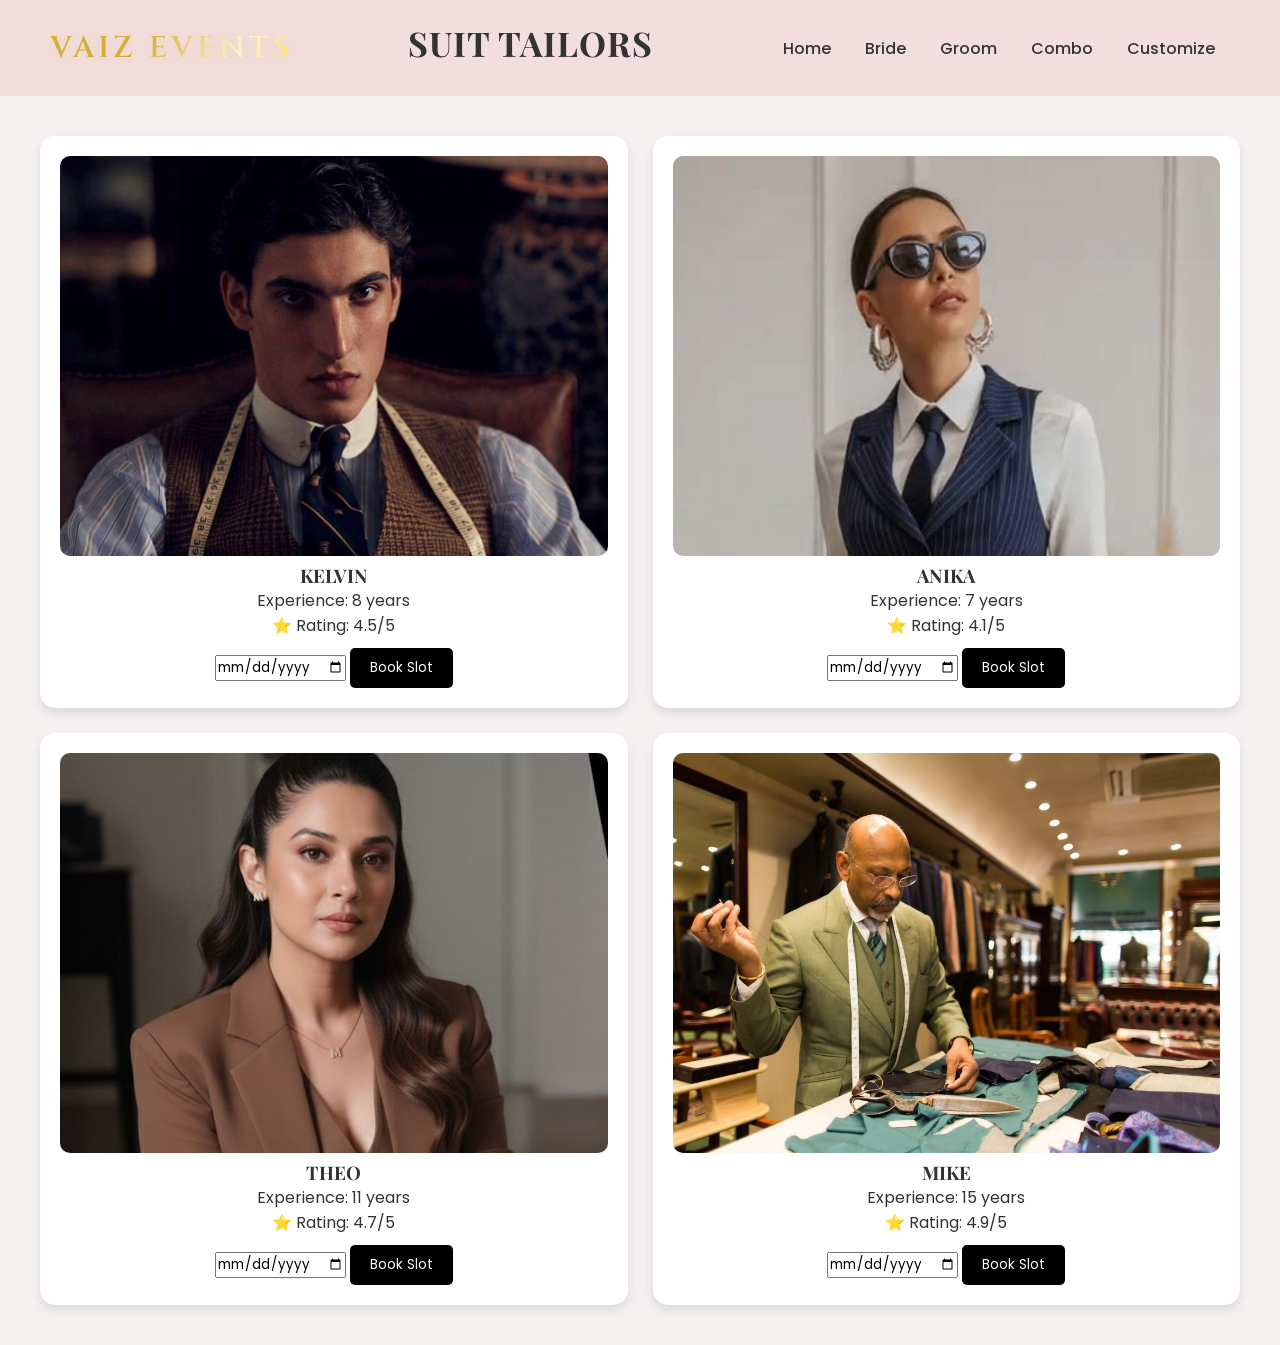
<file: suit-tailor.html>
<!DOCTYPE html>
<html>
<head>
<title>Suit Tailors</title>
<link rel="stylesheet" href="css/style.css">
</head>
<body>

<!-- HEADER -->
<div class="header">
    <div class="logo">VAIZ EVENTS</div>
    <h1 class="page-title">SUIT TAILORS</h1>
    <div class="nav">
        <a href="index.html">Home</a>
        <a href="bride.html">Bride</a>
        <a href="groom.html">Groom</a>
        <a href="combo.html">Combo</a>
        <a href="customize.html" class="custom-nav">Customize</a>
    </div>
</div>

<div class="tailor-container">

<div class="tailor-card">
<img src="images/sut1.jpg">
<h3>KELVIN</h3>
<p>Experience: 8 years</p>
<p>⭐ Rating: 4.5/5</p>
<input type="date">
<button>Book Slot</button>
</div>

<div class="tailor-card">
<img src="images/sut2.jpg">
<h3>ANIKA</h3>
<p>Experience: 7 years</p>
<p>⭐ Rating: 4.1/5</p>
<input type="date">
<button>Book Slot</button>
</div>

<div class="tailor-card">
<img src="images/sut3.jpg">
<h3>THEO</h3>
<p>Experience: 11 years</p>
<p>⭐ Rating: 4.7/5</p>
<input type="date">
<button>Book Slot</button>
</div>

<div class="tailor-card">
<img src="images/sut4.jpg">
<h3>MIKE</h3>
<p>Experience: 15 years</p>
<p>⭐ Rating: 4.9/5</p>
<input type="date">
<button>Book Slot</button>
</div>

</div>

</div>

</body>
</html>
</file>
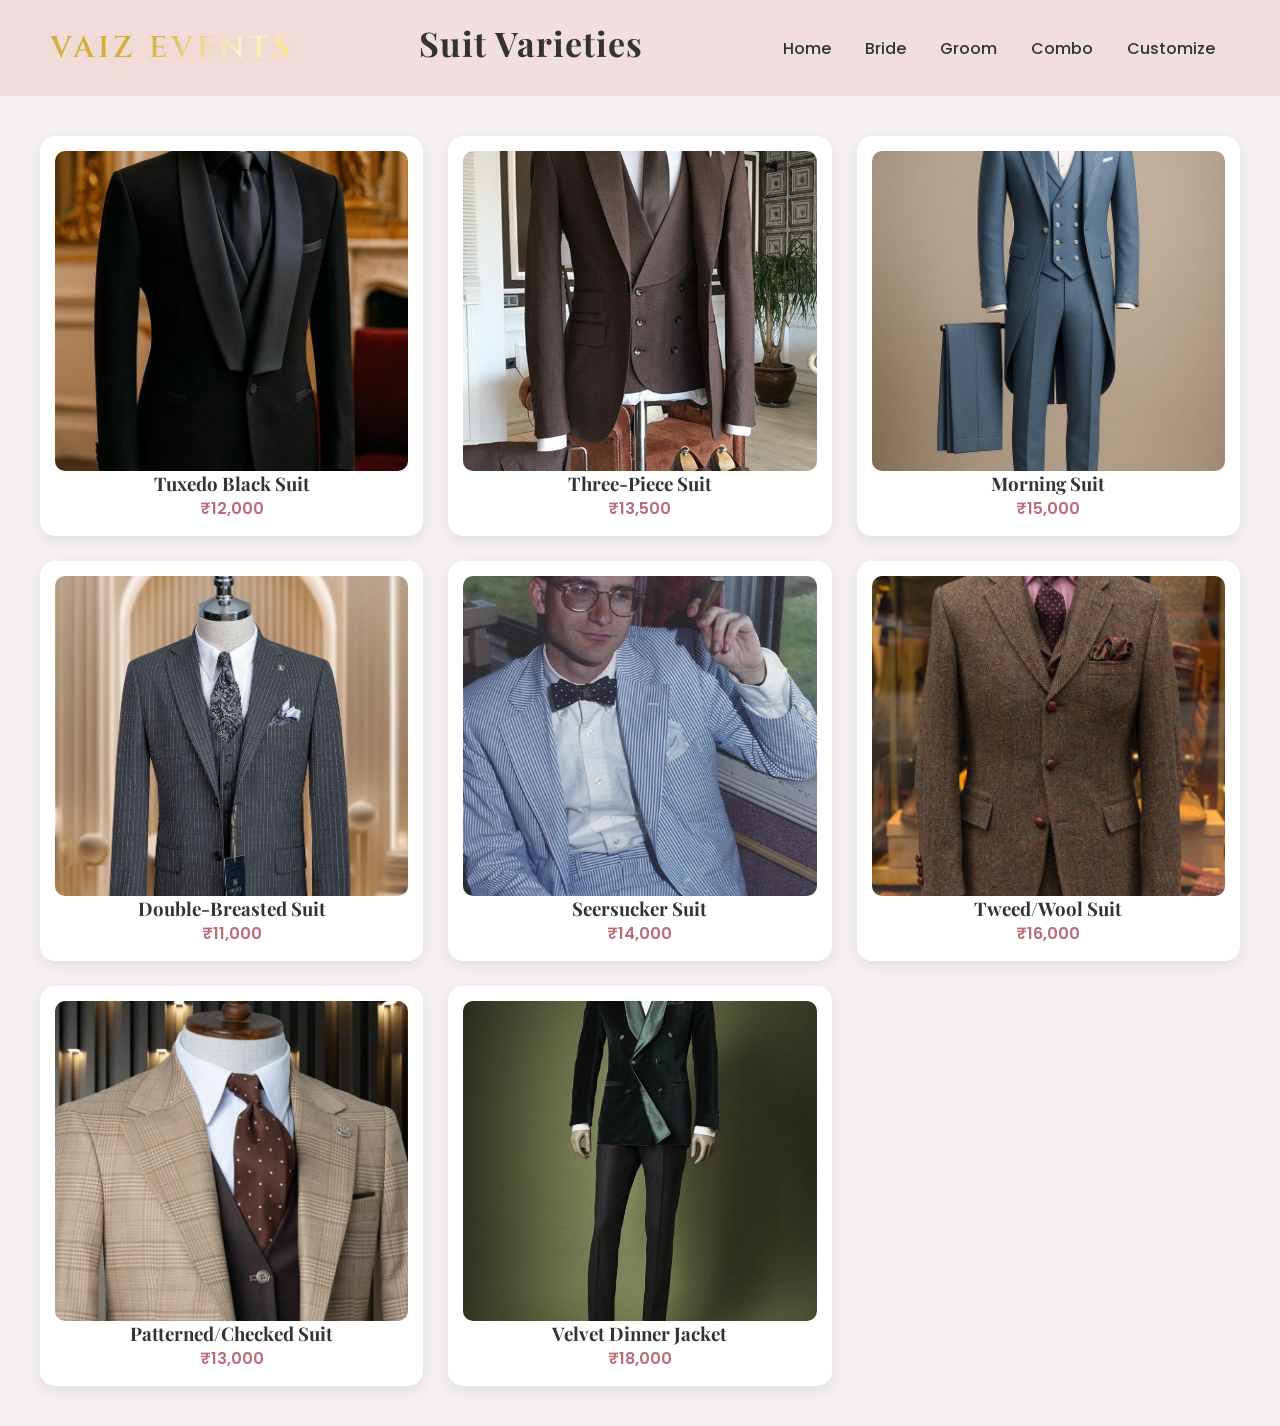
<file: suits.html>
<!DOCTYPE html>
<html>
<head>
<title>Suits</title>

<link href="https://fonts.googleapis.com/css2?family=Playfair+Display:wght@500;600;700&family=Poppins:wght@300;400;500;600&display=swap" rel="stylesheet">

<link rel="stylesheet" href="css/style.css">
</head>
<body>
    <!-- HEADER -->
<div class="header">
    <div class="logo">VAIZ EVENTS</div>
    <h1 class="page-title">Suit Varieties</h1>
    <div class="nav">
        <a href="index.html">Home</a>
        <a href="bride.html">Bride</a>
        <a href="groom.html">Groom</a>
        <a href="combo.html">Combo</a>
        <a href="customize.html" class="custom-nav">Customize</a>
    </div>
</div>

<div class="products">

<div class="product" onclick="openProduct('Black Suit',12000,'images/l1.jpg')">
<img src="images/suit1.jpg">
<h3>Tuxedo Black Suit</h3>
<p class="price">₹12,000</p>
</div>

<div class="product" onclick="openProduct('Wedding Suit',13500,'images/l2.jpg')">
<img src="images/suit2.jpg">
<h3>Three-Piece Suit</h3>
<p class="price">₹13,500</p>
</div>

<div class="product" onclick="openProduct('Royal Suit',15000,'images/l3.jpg')">
<img src="images/suit3.jpg">
<h3>Morning Suit</h3>
<p class="price">₹15,000</p>
</div>

<div class="product" onclick="openProduct('Reception Suit',11000,'images/l4.jpg')">
<img src="images/suit4.jpg">
<h3>Double-Breasted Suit</h3>
<p class="price">₹11,000</p>
</div>

<div class="product" onclick="openProduct('Classic Suit',14000,'images/l5.jpg')">
<img src="images/suit5.jpg">
<h3> Seersucker Suit </h3>
<p class="price">₹14,000</p>
</div>

<div class="product" onclick="openProduct('Premium Suit',16000,'images/l6.jpg')">
<img src="images/suit6.jpg">
<h3>Tweed/Wool Suit</h3>
<p class="price">₹16,000</p>
</div>

<div class="product" onclick="openProduct('Premium Suit',16000,'images/l6.jpg')">
<img src="images/suit7.jpg">
<h3>Patterned/Checked Suit</h3>
<p class="price">₹13,000</p>
</div>

<div class="product" onclick="openProduct('Premium Suit',16000,'images/l6.jpg')">
<img src="images/suit8.jpg">
<h3>Velvet Dinner Jacket</h3>
<p class="price">₹18,000</p>
</div>


</div>

</div>

</body>
</html>
</file>
<file: css/style.css>
@import url('https://fonts.googleapis.com/css2?family=Playfair+Display:wght@500;600;700&family=Poppins:wght@300;400;500;600&family=Cinzel:wght@500;600&display=swap');

*{
margin:0;
padding:0;
box-sizing:border-box;
font-family:'Poppins',sans-serif;
}

body{
background:#f6f1f1;
color:#333;
}

/* HEADER */

.header{
display:flex;
justify-content:space-between;
align-items:center;
padding:20px 50px;
background:#f2dede;
}

/* ===== PREMIUM LOGO ===== */

.logo{
font-family:'Cinzel', serif;
font-size:30px;
font-weight:600;
letter-spacing:4px;

/* GOLD GRADIENT */
background:linear-gradient(
120deg,
#d4af37 20%,
#fff8dc 40%,
#ffd700 60%,
#b8962e 80%
);

background-size:200% auto;

/* TEXT CLIP */
-webkit-background-clip:text;
background-clip:text;

color:transparent;
-webkit-text-fill-color:transparent;

/* SHINE ANIMATION */
animation:shine 3s linear infinite;

/* GLOW EFFECT */
text-shadow:0 2px 15px rgba(212,175,55,0.3);

transition:0.3s;
}

/* ANIMATION KEYFRAMES */

@keyframes shine{
0%{
background-position:0% center;
}
100%{
background-position:200% center;
}
}

/* HOVER EFFECT */

.logo:hover{
transform:scale(1.05);
text-shadow:0 4px 25px rgba(255,215,0,0.6);
}

.nav a{
margin:0 15px;
text-decoration:none;
color:#333;
font-weight:500;
transition:0.3s;
}

.nav a:hover{
color:#ff4d6d;
}

/* HERO */

.hero{
display:flex;
justify-content:space-between;
align-items:center;
padding:60px;
background:#f2dede;
gap:40px;
}

.hero-text{
width:40%;
text-align:center;
}

.hero-text h1{
font-family:'Playfair Display',serif;
font-size:38px;
margin-bottom:15px;
}

.hero-tag{
font-family:'Playfair Display',serif;
font-size:14px;
letter-spacing:1px;
color:#555;
margin-bottom:20px;
}
.shop-btn{
  padding: 14px 30px;
  background: linear-gradient(135deg, #ecaeae9b, #ecaeae9b); /* rich black */
  color: black; /* soft gold text */
  border-radius: 10px;
  text-decoration: none;
  font-weight: 600;
  letter-spacing: 1px;
  box-shadow: 0 4px 15px rgba(0,0,0,0.3);
  transition: all 0.3s ease;
}

/* Hover effect */
.shop-btn:hover{
  color: black;
  transform: translateY(-3px) scale(1.03);
  box-shadow: 0 6px 20px rgba(212,175,55,0.4);
}


/* TITLES */

h1{
font-family:'Playfair Display',serif;
font-size:34px;
letter-spacing:1px;
margin-bottom:10px;
text-align:center;
}

h3{
font-family:'Playfair Display',serif;
text-align:center;
}

/* GRID */

.products{
display:grid;
grid-template-columns:repeat(3,1fr);
gap:25px;
padding:40px;
}

.product{
background:white;
padding:15px;
border-radius:15px;
cursor:pointer;
transition:.3s;
box-shadow:0 5px 15px rgba(0,0,0,0.08);
text-align:center;
}

.product:hover{
transform:translateY(-8px);
}

.product img{
width:100%;
height:320px;
object-fit:cover;
border-radius:10px;
display:block;
margin:auto;
}

.price{
color:#b76e79;
font-weight:600;
text-align:center;
}

/* CATEGORY */

.categories{
display:flex;
gap:40px;
padding:40px;
justify-content:center;
}

.category{
background:white;
padding:20px;
border-radius:10px;
height: 300px;;
width:300px;
box-shadow:0 5px 15px rgba(0,0,0,0.05);
text-align:center;
}

.category img{
width:100%;
height: 450px;
object-fit:cover;
border-radius:15px;
display:block;
margin:auto;
}

/* PRODUCT DETAIL */

.detail{
display:flex;
gap:40px;
padding:40px;
}

.detail img{
width:400px;
border-radius:10px;
}

button{
padding:10px 20px;
background:black;
color:white;
border:none;
margin-top:10px;
border-radius:5px;
cursor:pointer;
transition:0.3s;
}

button:hover{
background:#ff4d6d;
}

/* SLIDER */

.slider{
position:relative;
width:60%;
height:400px;
overflow:hidden;
border-radius:10px;
}

.slides{
display:flex;
width:100%;
height:100%;
transition:transform .5s ease;
}

.slides img{
width:100%;
flex-shrink:0;
object-fit:cover;
}

/* arrows */

.prev, .next{
position:absolute;
top:50%;
transform:translateY(-50%);
background:rgba(0,0,0,0.5);
color:white;
border:none;
padding:12px 16px;
cursor:pointer;
font-size:18px;
border-radius:5px;
}

.prev{left:10px;}
.next{right:10px;}

/* ================= CUSTOMIZE SECTION (HOME PAGE) ================= */

.customize-section{
text-align:center;
padding:50px 20px;
}

.customize-section h2{
font-size:28px;
margin-bottom:10px;
}

.customize-section p{
margin-bottom:20px;
color:gray;
}

.customize-btn{
background:linear-gradient(45deg,#ff7a7a,#ff4d6d);
color:white;
padding:12px 30px;
border-radius:30px;
text-decoration:none;
font-weight:bold;
transition:0.3s;
}

.customize-btn:hover{
background:black;
transform:scale(1.05);
}

/* ================= CUSTOMIZE PAGE ================= */

.title{
text-align:center;
margin-top:30px;
font-family:'Playfair Display',serif;
font-size:36px;
}

/* GRID */

.custom-options{
display:grid;
grid-template-columns:repeat(2,1fr);
gap:30px;
padding:50px;
}

/* CARD */

.option-card{
background:white;
border-radius:20px;
padding:20px;
text-align:center;
text-decoration:none;
color:black;
box-shadow:0 8px 20px rgba(0,0,0,0.08);
transition:0.3s;
}

.option-card:hover{
transform:translateY(-10px);
}

/* IMAGE */

.option-card img{
width:100%;
height: 350px;
object-fit:cover;
border-radius:15px;
margin-bottom:15px;
}

/* TEXT */

.option-card h3{
font-family:'Playfair Display',serif;
margin-bottom:5px;
}

.option-card p{
color:#666;
font-size:14px;
}

/* 🔥 FULL WIDTH TEXT */

.custom-full-text{
width:100%;
background:linear-gradient(135deg,#f2dede,#ffe4e4);
text-align:center;
padding:80px 20px;
font-family:'Cinzel', serif;
font-size:32px;
letter-spacing:2px;
color:#2c2c2c;
margin-top:50px;
}

/* ================= TAILOR ================= */

.tailor-container{
display:grid;
grid-template-columns:repeat(2,1fr);
gap:25px;
padding:40px;
}

.tailor-card{
background:white;
padding:20px;
border-radius:15px;
text-align:center;
box-shadow:0 5px 10px rgba(0,0,0,0.1);
}

.tailor-card img{
width:100%;
height:400px;
object-fit:cover;
border-radius:10px;
}

/* ================= RESPONSIVE ================= */

@media(max-width:900px){

.products{
grid-template-columns:repeat(2,1fr);
}

.hero{
flex-direction:column;
text-align:center;
}

.slider{
width:100%;
}

.detail{
flex-direction:column;
align-items:center;
}

.custom-options{
grid-template-columns:1fr;
}

.tailor-container{
grid-template-columns:1fr;
}

.tailor-card button{
margin-top:10px;
background:#ff4d6d;
border-radius:20px;
padding:10px;
}

.tailor-card input{
margin-top:10px;
padding:8px;
width:100%;
}

/* ===== GROOM PREMIUM SECTION ===== */

.groom-premium{
max-width:900px;
margin:60px auto;
padding:40px;

background:linear-gradient(135deg,#fff,#f9f3f3);
border-radius:20px;

box-shadow:0 10px 30px rgba(0,0,0,0.08);

text-align:center;
}

/* TITLE */

.groom-title{
font-family:'Cinzel', serif;
font-size:34px;
letter-spacing:2px;
margin-bottom:20px;

color:#2c2c2c;
}

.call-btn {
  padding: 10px 20px;
  background: #000;
  color: white;
  text-decoration: none;
  border-radius: 6px;
}
}
</file>
